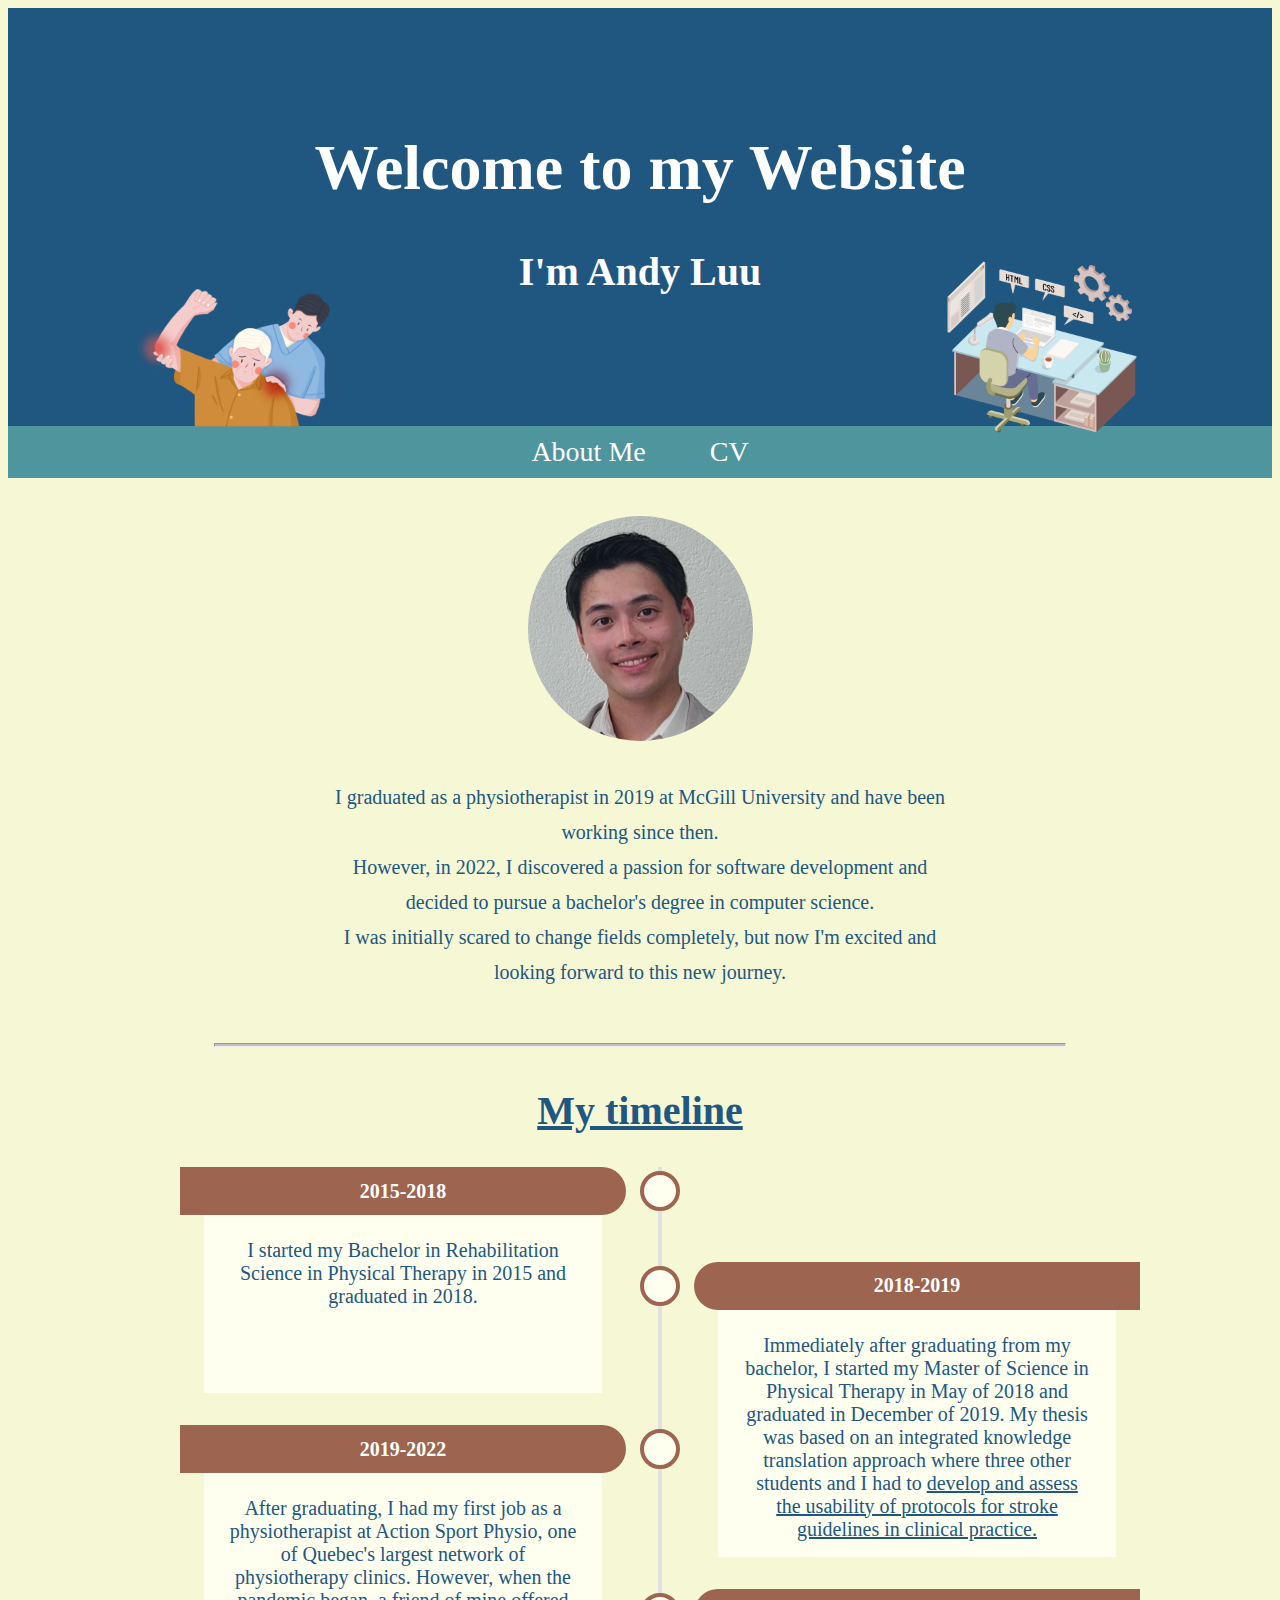
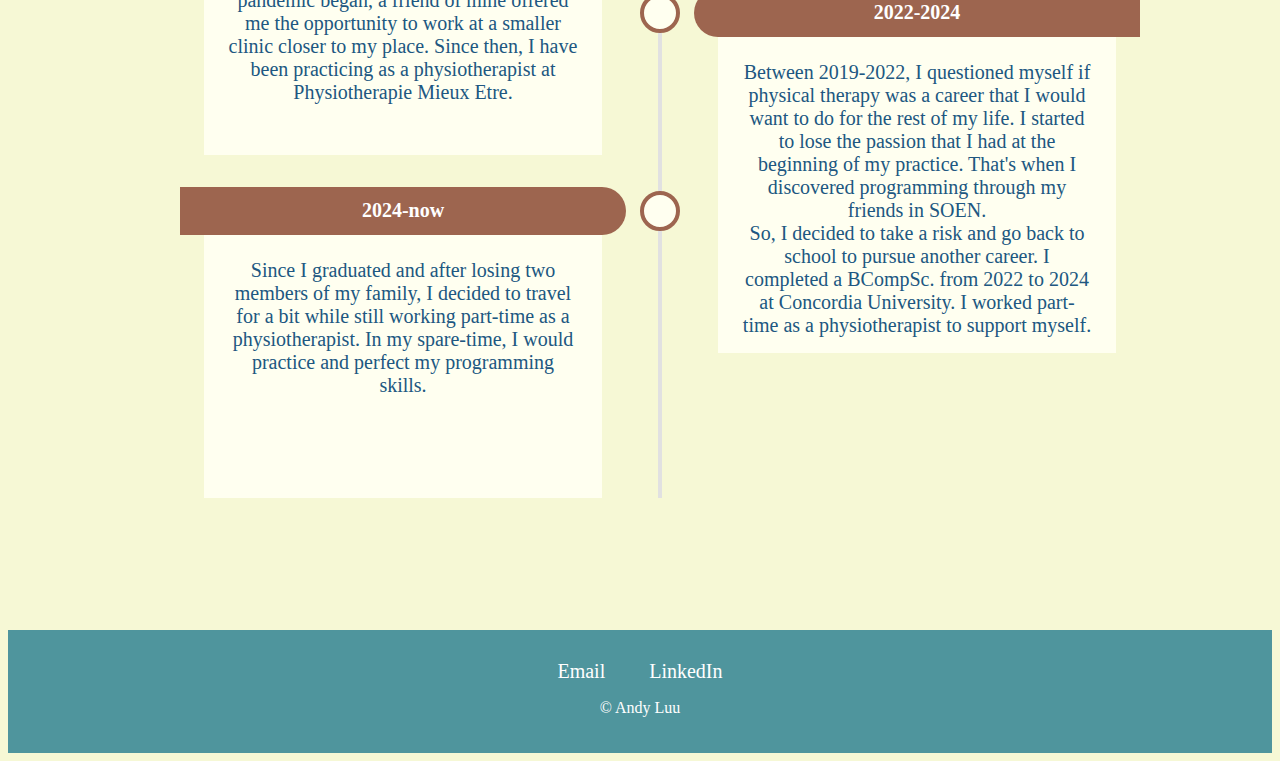
<file: index.html>
<!DOCTYPE html>
<html lang="en">

<head>
    <title>About Me</title>
    <meta charset="UTF-8">
    <meta name="viewport" content="width=device-width, initial-scale=1.0">

    <link rel="stylesheet" href="styles.css">
    <link rel="stylesheet" href="timeline.css">
    
</head>

<body>

    <!--Header-->
    <div class="header">
        <h1>Welcome to my Website</h1>
        <h2>I'm Andy Luu</h2>
        <img class="physioIMG" src="./images/physio.png" atl="physio">
        <img class="devIMG" src="./images/webdev.png" atl="webdev">
    </div>

    <!--Navigation Bar-->
    <div class="navbar">
        <a href="./index.html">About Me</a>
        <a href="./CV.html">CV</a>
    </div>

    <!--About Me-->
    <div class="aboutMe">
        <img class="myPicture" src="./images/Andy.jpg" alt="andy-profile">
        <p class="intro">
            I graduated as a physiotherapist in 2019 at McGill University and have been working since then. 
            </br> However, in 2022, I discovered a passion for software development and decided to pursue a bachelor's degree in computer science. 
            </br> I was initially scared to change fields completely, but now I'm excited and looking forward to this new journey.
        </p>
    </div>

    <!--Timeline-->
    <hr>
    <div class="timeline">
        <h2 class="timeTitle">
            <u>My timeline</u>
        </h2>
        <ul>
            <li>
                <div class="date">2015-2018</div>
                <div class="title">I started my Bachelor in Rehabilitation Science in Physical Therapy in 2015 and graduated in 2018.</div>
            </li>
            <li>
                <div class="date">2018-2019</div>
                <div class="title">Immediately after graduating from my bachelor, I started my Master of Science in Physical Therapy in May of 2018 and graduated in December of 2019.
                    My thesis was based on an integrated knowledge translation approach where three other students and I had to <u>develop and assess the usability of protocols for stroke guidelines in clinical practice.</u> 
                </div>
            </li>
            <li>
                <div class="date">2019-2022</div>
                <div class="title">After graduating, I had my first job as a physiotherapist at Action Sport Physio, one of Quebec's largest network of physiotherapy clinics.
                    However, when the pandemic began, a friend of mine offered me the opportunity to work at a smaller clinic closer to my place.
                    Since then, I have been practicing as a physiotherapist at Physiotherapie Mieux Etre.
                </div>
            </li>
            <li>
                <div class="date">2022-2024</div>
                <div class="title">Between 2019-2022, I questioned myself if physical therapy was a career that I would want to do for the rest of my life. I started to lose the passion that I had 
                    at the beginning of my practice. That's when I discovered programming through my friends in SOEN. 
                </br>
                So, I decided to take a risk and go back to school to pursue another career. I completed a BCompSc. from 2022 to 2024 at Concordia University.
                I worked part-time as a physiotherapist to support myself.
                </div>
            </li>
            <li>
                <div class="date">2024-now</div>
                <div class="title">Since I graduated and after losing two members of my family, I decided to travel for a bit while still working part-time as a physiotherapist. 
                    In my spare-time, I would practice and perfect my programming skills.
                </div>
            </li>
        </ul>
    </div>

    <!--Footer-->
    <div class="footer">
        <a href="mailto:andy_luu@hotmail.com">Email</a>
        <a href="https://www.linkedin.com/in/andy-luu-08749525b/">LinkedIn</a>
        <p>© Andy Luu</p>
    </div>
</body>

</html>
</file>
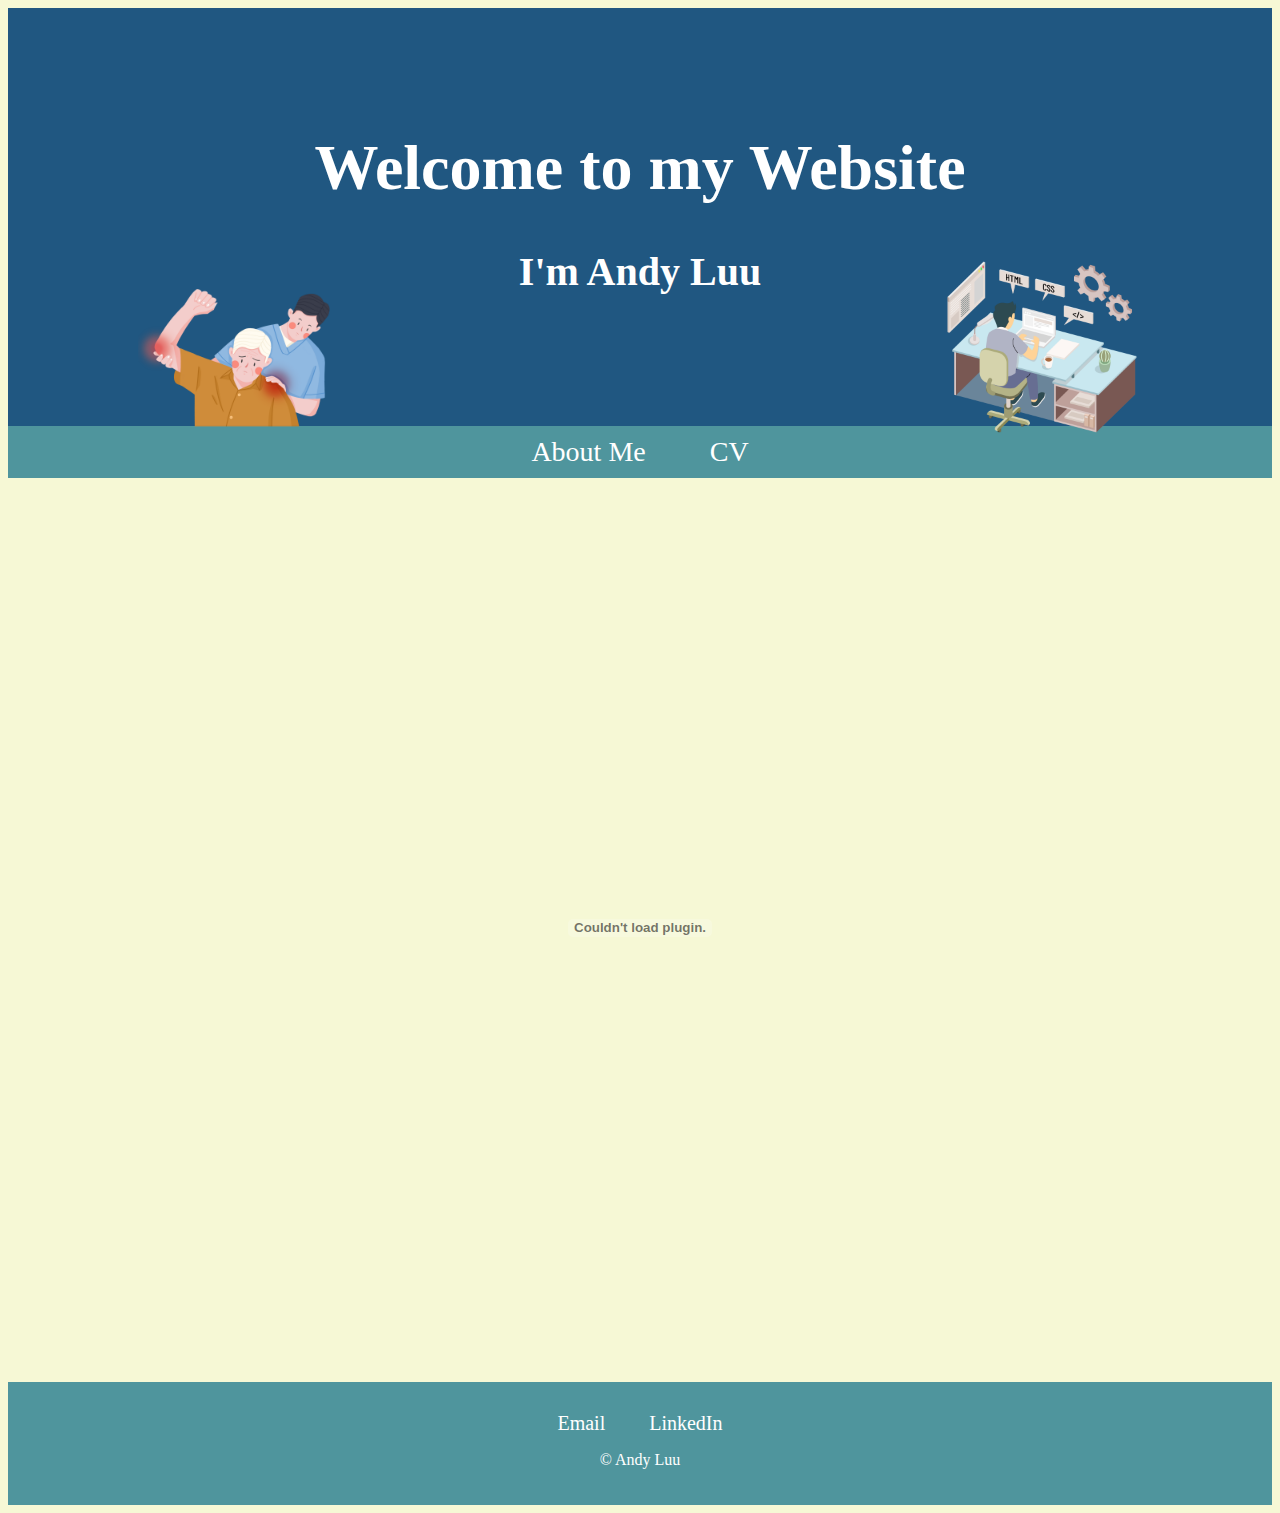
<file: CV.html>
<!DOCTYPE html>
<html lang="en">

<head>
    <title>CURRICULUM VITAE</title>
    <meta charset="UTF-8">
    <meta name="viewport" content="width=device-width, initial-scale=1.0">

    <link rel="stylesheet" href="styles.css">
    <link rel="stylesheet" href="timeline.css">
    
</head>

<body>

    <!--Header-->
    <div class="header">
        <h1>Welcome to my Website</h1>
        <h2>I'm Andy Luu</h2>
        <img class="physioIMG" src="./images/physio.png" atl="physio">
        <img class="devIMG" src="./images/webdev.png" atl="webdev">
    </div>

    <!--Navigation Bar-->
    <div class="navbar">
        <a href="./index.html">About Me</a>
        <a href="./CV.html">CV</a>
    </div>

    <!--Curriculum Vitae-->
    <div class="CV">
        <embed class="pdf" src="./PDF/ANDYCV.pdf" alt="Andy-CV">
    </div>
   
    <!--Footer-->
    <div class="footer">
        <a href="mailto:andy_luu@hotmail.com">Email</a>
        <a href="https://www.linkedin.com/in/andy-luu-08749525b/">LinkedIn</a>
        <p>© Andy Luu</p>
    </div>
</body>

</html>
</file>
<file: styles.css>
/* CSS for the main pages */

body {
    text-align: center;
    background-color: #F6F8D5;
    min-height: 100vh;
}

.header {
    position: relative;
    background-color: #205781;
    color: white;
    padding: 80px;
}

.physioIMG {
    position: relative;
    width: 200px;
    margin: -100px;
    top: 11px;
    right: 400px;
}

.devIMG {
    position: relative;
    width: 200px;
    margin: -100px;
    top: 5px;
    left: 400px;
}

.navbar {
    background-color: #4F959D;
    padding: 10px;
}

.navbar a {
    padding: 30px;
    color: white;
    font-size: 1.75rem;
    text-decoration: none;
}

.navbar a:hover {
    color: #ff4f23;
}

.aboutMe {
    padding: 3px;
}

.myPicture {
    border-radius: 50%;
    width: 225px;
    margin: 35px;
}

hr {
    margin-top: 50px;
    margin-bottom: 40px;
    width: 850px;
    height: 2px;
    color: #C0C0C0;
    background-color: #C0C0C0;
}

h1 {
    font-size: 4rem;
    font-family: "Lucida handwriting", cursive;
}

h2 {
    font-size: 2.5rem; 
}

.intro {
    width: 50%;
    margin: auto;
    line-height: 1.75;
    font-size: 1.25rem;
    color: #205781;
}

.timeTitle {
    color: #205781;
}

.timeline{
    padding-bottom: 7rem;
}

.footer{
    background-color: #4F959D;
    padding: 30px 0 20px 0;
    color: white;
}

.footer a {
    color: white;
    padding: 20px;
    font-size: 1.25rem;
    text-decoration: none;
}

.footer a:hover {
    color: #ff4f23;
}

.pdf {
    height: 100vh;
    width: 75%;
}
</file>
<file: timeline.css>
/* CSS for timeline */

li{
    background-color: #FFFFF0; 
}

/* Making the cards of the timeline */
ul {
  --col-gap: 2rem;
  --row-gap: 2rem;
  --line-w: 0.25rem;
  display: grid;
  grid-template-columns: var(--line-w) 1fr;
  grid-auto-columns: max-content;
  column-gap: var(--col-gap);
  list-style: none;
  width: min(60rem, 90%);
  margin-inline: auto;
  color: #205781;
  font-size: 1.25rem;
}

/* line of the timeline */
ul::before {
  content: "";
  grid-column: 1;
  grid-row: 1 / span 20;
  background: rgb(225, 225, 225);
}

/* Gaps between each card */
ul li:not(:last-child) {
  margin-bottom: var(--row-gap);
}

/* card */
ul li {
  grid-column: 2;
  --inlineP: 1.5rem;
  margin-inline: var(--inlineP);
  grid-row: span 2;
  display: grid;
  grid-template-rows: min-content min-content min-content;
}

/* design of the date section */
ul li .date {
  --dateH: 3rem;
  height: var(--dateH);
  margin-inline: calc(var(--inlineP) * -1);
  background-color: #9d654f;
  color: white;
  font-weight: 700;
  display: grid;
  place-content: center;
  position: relative;
  border-radius: calc(var(--dateH) / 2) 0 0 calc(var(--dateH) / 2);
}

/* circle for each card */
ul li .date::after {
  content: "";
  position: absolute;
  width: 2rem;
  aspect-ratio: 1;
  background: #FFFFF0;
  border: 0.3rem solid #9d654f;
  border-radius: 50%;
  top: 50%;
  transform: translate(50%, -50%);
  right: calc(100% + var(--col-gap) + var(--line-w) / 2);
}

/* design of the title section */
ul li .title,
ul li .descr {
  background: var(--bgColor);
  position: relative;
  padding-inline: 1.5rem;
}
ul li .title {
  overflow: hidden;
  padding-block-start: 1.5rem;
  padding-block-end: 1rem;
}

/*
ul li .title::before {
  bottom: calc(100% + 0.125rem);
}

ul li .descr::before {
  z-index: -1;
  bottom: 0.25rem;
}
*/

@media (min-width: 40rem) {
  ul {
    grid-template-columns: 1fr var(--line-w) 1fr;
  }
  ul::before {
    grid-column: 2;
  }
  ul li:nth-child(odd) {
    grid-column: 1;
  }
  ul li:nth-child(even) {
    grid-column: 3;
  }

  /* start second card */
  ul li:nth-child(2) {
    grid-row: 2/4;
  }
  ul li:nth-child(odd) .date::after {
    transform: translate(-50%, -50%);
    left: calc(100% + var(--col-gap) + var(--line-w) / 2);
  }
  ul li:nth-child(odd) .date {
    border-radius: 0 calc(var(--dateH) / 2) calc(var(--dateH) / 2) 0;
  }
}
</file>
